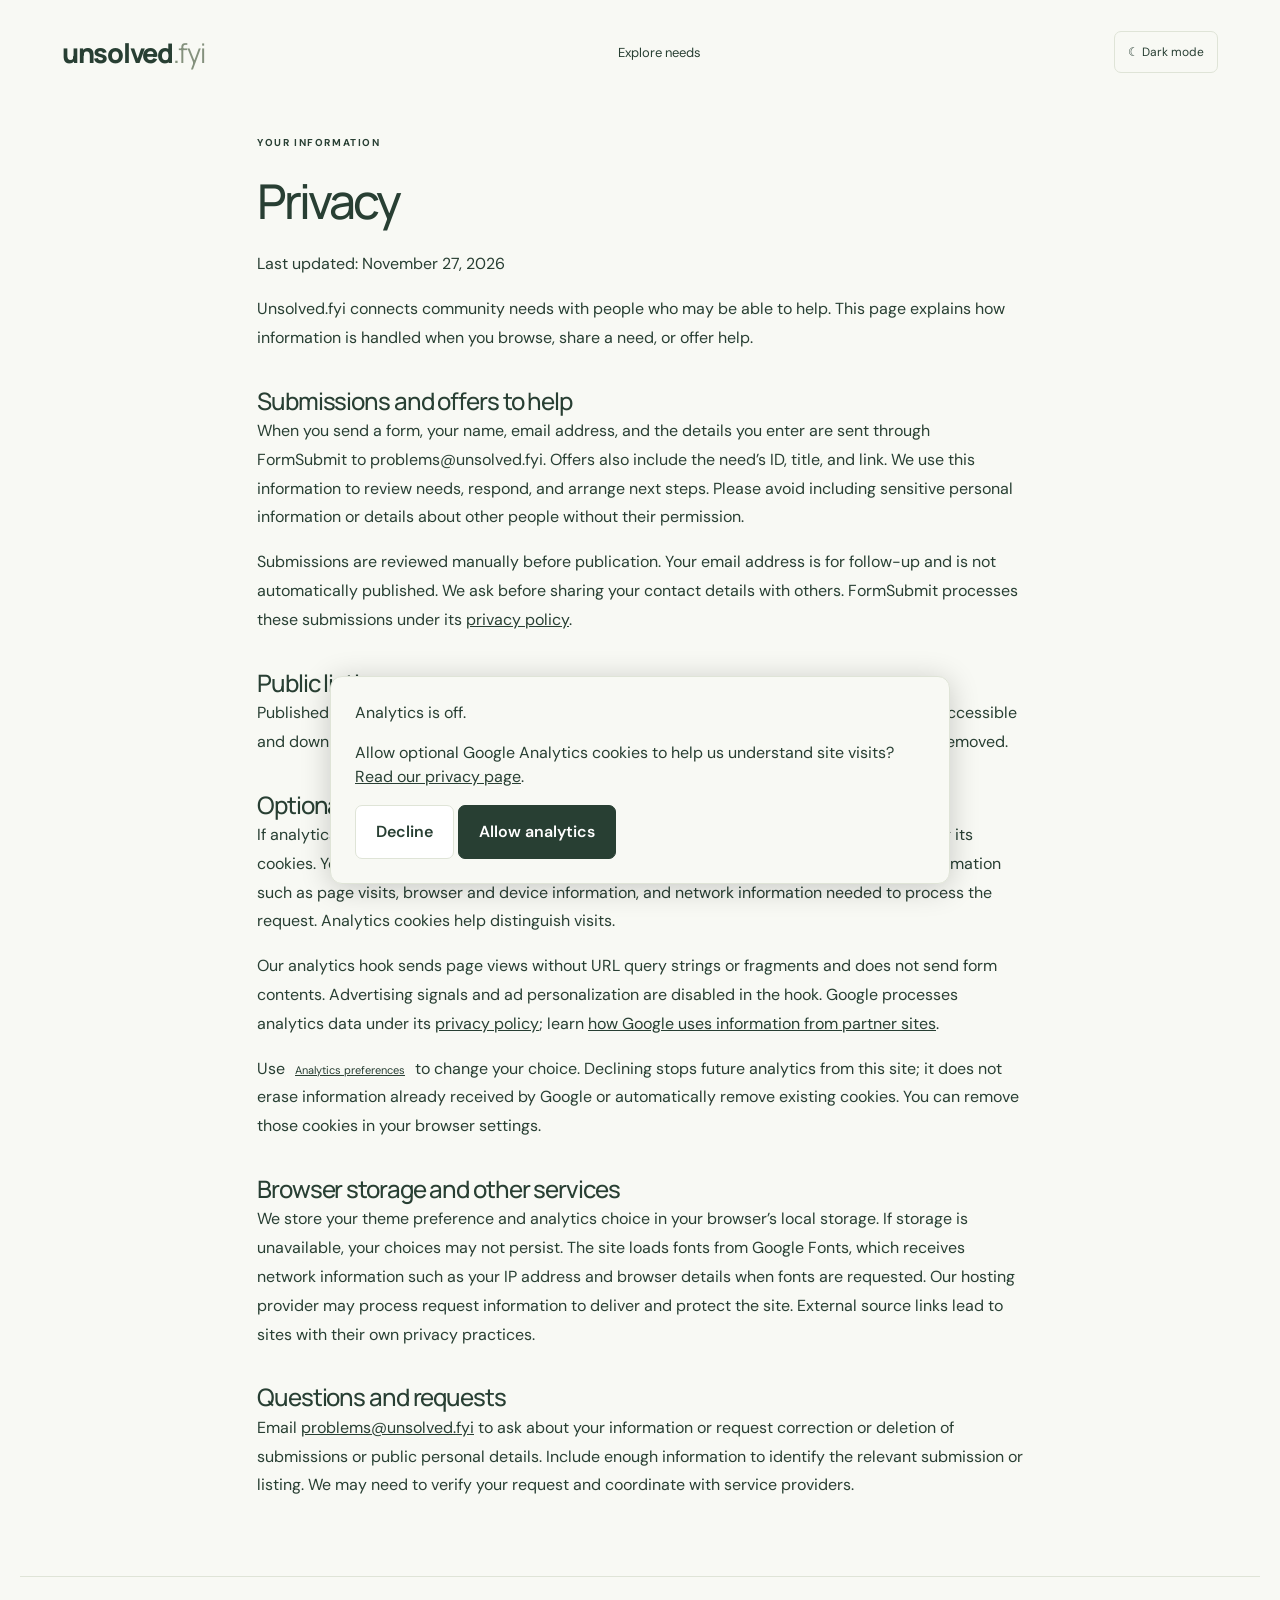
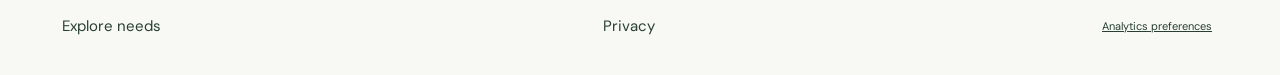
<file: site/privacy.html>
<!doctype html>
<html lang="en">
<head>
  <meta charset="utf-8"><meta name="viewport" content="width=device-width, initial-scale=1">
  <meta name="description" content="How Unsolved.fyi handles submissions, local preferences, and optional analytics.">
  <title>Privacy — Unsolved.fyi</title>
  <script src="theme.js"></script><link rel="stylesheet" href="styles.css">
  <script src="analytics-config.js" defer></script><script src="analytics.js" defer></script>
</head>
<body>
<a class="skip" href="#privacy">Skip to privacy information</a>
<header class="header wrap"><a class="brand" href="./">unsolved<span class="brand-fyi">.fyi</span></a><nav aria-label="Main navigation"><a href="./">Explore needs</a></nav><button id="theme-toggle" class="theme-toggle" type="button" aria-label="Switch to dark mode" aria-pressed="false">☾ Dark mode</button></header>
<main id="privacy" class="wrap privacy-page">
  <p class="eyebrow">YOUR INFORMATION</p><h1>Privacy</h1>
  <p>Last updated: November 27, 2026</p>
  <p>Unsolved.fyi connects community needs with people who may be able to help. This page explains how information is handled when you browse, share a need, or offer help.</p>
  <h2>Submissions and offers to help</h2>
  <p>When you send a form, your name, email address, and the details you enter are sent through FormSubmit to problems@unsolved.fyi. Offers also include the need’s ID, title, and link. We use this information to review needs, respond, and arrange next steps. Please avoid including sensitive personal information or details about other people without their permission.</p>
  <p>Submissions are reviewed manually before publication. Your email address is for follow-up and is not automatically published. We ask before sharing your contact details with others. FormSubmit processes these submissions under its <a href="https://formsubmit.co/privacy.pdf">privacy policy</a>.</p>
  <h2>Public listings</h2>
  <p>Published need descriptions, locations, verification information, and source links are publicly accessible and downloadable. Contact us if a listing includes personal information you want reviewed or removed.</p>
  <h2>Optional Google Analytics</h2>
  <p>If analytics is configured, we ask for your permission before loading Google Analytics or setting its cookies. You can decline and continue using the site. If you allow it, Google receives usage information such as page visits, browser and device information, and network information needed to process the request. Analytics cookies help distinguish visits.</p>
  <p>Our analytics hook sends page views without URL query strings or fragments and does not send form contents. Advertising signals and ad personalization are disabled in the hook. Google processes analytics data under its <a href="https://policies.google.com/privacy">privacy policy</a>; learn <a href="https://policies.google.com/technologies/partner-sites">how Google uses information from partner sites</a>.</p>
  <p>Use <button class="text-button" type="button" data-analytics-settings>Analytics preferences</button> to change your choice. Declining stops future analytics from this site; it does not erase information already received by Google or automatically remove existing cookies. You can remove those cookies in your browser settings.</p>
  <h2>Browser storage and other services</h2>
  <p>We store your theme preference and analytics choice in your browser’s local storage. If storage is unavailable, your choices may not persist. The site loads fonts from Google Fonts, which receives network information such as your IP address and browser details when fonts are requested. Our hosting provider may process request information to deliver and protect the site. External source links lead to sites with their own privacy practices.</p>
  <h2>Questions and requests</h2>
  <p>Email <a href="mailto:problems@unsolved.fyi">problems@unsolved.fyi</a> to ask about your information or request correction or deletion of submissions or public personal details. Include enough information to identify the relevant submission or listing. We may need to verify your request and coordinate with service providers.</p>
</main>
<footer class="wrap"><a href="./">Explore needs</a><a href="privacy.html" aria-current="page">Privacy</a><button class="text-button" type="button" data-analytics-settings>Analytics preferences</button></footer>
</body></html>
</file>
<file: site/styles.css>
@import url('https://fonts.googleapis.com/css2?family=DM+Sans:wght@400;500;600;700&family=Manrope:wght@400;500;600;700;800&display=swap');
:root{--bg:#f8f9f4;--ink:#283f33;--muted:#737c72;--line:#dfe4d7;--lime:#d4ec9b;--green:#304f3a}*{box-sizing:border-box}html{scroll-behavior:smooth;scroll-padding-top:24px}body{margin:0;background:var(--bg);color:var(--ink);font:15px 'DM Sans',sans-serif}button,input,select{font:inherit}button,a,input,select{-webkit-tap-highlight-color:transparent}a{color:inherit;text-decoration:none}button,a,select{cursor:pointer}button:focus-visible,a:focus-visible,input:focus-visible,select:focus-visible{outline:3px solid #74964e;outline-offset:4px}.wrap{max-width:1240px;margin:auto;padding-left:42px;padding-right:42px}.header{height:104px;display:flex;align-items:center;justify-content:space-between;gap:24px}.brand{display:flex;align-items:center;font-family:Manrope,sans-serif;font-size:27px;font-weight:800;letter-spacing:-1.3px}.brand-fyi{font-weight:400;color:#84917d}.brand-symbol{display:inline-block;position:relative;width:35px;height:36px;margin-right:10px;font-size:36px;line-height:29px;letter-spacing:-5px}.brand-symbol span{font-size:22px;position:absolute;right:0;top:-5px}.header nav{display:flex;gap:32px;font-size:13px}.header-cta{font-size:12px;border:1px solid #cad3c2;border-radius:7px;padding:13px 17px}.header-cta span{margin-left:12px}.hero{min-height:435px;display:grid;grid-template-columns:1.2fr 1fr;align-items:center;padding-top:27px;padding-bottom:55px}.eyebrow{font-size:10px;letter-spacing:1.6px;font-weight:700;display:flex;align-items:center;gap:8px}.live-dot{width:7px;height:7px;background:#799947;border-radius:50%}h1,h2,h3,p{margin-top:0}h1{font-family:Manrope,sans-serif;font-size:57px;font-weight:500;letter-spacing:-3px;line-height:1.13;margin:22px 0}em{font-family:Georgia,serif;font-weight:400;color:#71864f}h1 em{letter-spacing:-2px}.intro{font-size:15px;line-height:1.8;color:var(--muted);margin-bottom:26px}.button{display:inline-flex;align-items:center;justify-content:center;gap:30px;padding:14px 20px;border:1px solid var(--line);border-radius:7px;background:white;font-size:12px;font-weight:600;color:var(--ink)}.primary{background:var(--ink);color:white;border-color:var(--ink)}.primary:hover{background:#456043}.hero-note{margin-left:15px;color:#818876;font-size:11px}.hero-art{height:340px;position:relative;display:flex;align-items:center;justify-content:center;isolation:isolate}.globe{width:280px;height:280px;border-radius:50%;background:#e4edcd;transform:rotate(-14deg);position:relative;box-shadow:0 0 70px 20px #e8eddc}.globe svg{width:100%;height:100%}.orbit{position:absolute;border:1px dashed #cbd6b9;border-radius:50%;width:350px;height:300px;transform:rotate(-35deg)}.orbit-two{width:425px;height:205px;transform:rotate(28deg)}.float-card{position:absolute;display:flex;align-items:center;gap:12px;border:1px solid #e2e6da;background:#fffffff2;border-radius:10px;padding:15px;font-size:12px;box-shadow:0 7px 25px #34432e09;transform:rotate(-5deg)}.float-card small{display:block;color:var(--muted);margin-top:5px;font-size:10px}.float-one{left:0;top:59px}.float-two{right:0;bottom:51px;transform:rotate(4deg)}.mini-icon{width:33px;height:33px;background:#edf2df;color:#6b824c;border-radius:8px;display:grid;place-items:center;font-size:23px}.art-caption{position:absolute;bottom:0;font:italic 13px Georgia,serif;color:#818e70}.map-pin{position:absolute;width:13px;height:13px;background:#496b37;border:3px solid #f4f7e9;border-radius:50%;box-shadow:0 0 0 6px #719c4930}.pin-one{top:37%;left:26%}.pin-two{top:58%;left:57%}.pin-three{top:38%;left:78%}.mission-strip{border-top:1px solid var(--line);border-bottom:1px solid var(--line);background:#f0f3e9}.strip-inner{min-height:68px;display:flex;align-items:center;justify-content:space-between}.strip-inner p{margin:0;font-size:15px}.strip-inner p strong{font-weight:500;color:#6e8252}.strip-inner>span{font-size:11px;color:#6b7768}.strip-inner b{font-weight:400;margin:0 26px;color:#9ca68c}.explore{padding-top:61px;padding-bottom:65px}.section-heading{display:flex;justify-content:space-between;align-items:center;margin-bottom:25px}h2{font-family:Manrope,sans-serif;font-size:30px;line-height:1.35;font-weight:500;letter-spacing:-1.1px;margin-bottom:0}.section-heading>p{font-size:12px;color:var(--muted);line-height:1.7;margin:0}.sample-notice{border:1px solid #e1e6d7;border-radius:6px;padding:11px 14px;display:flex;align-items:center;gap:11px;background:#f0f3e8;color:#76816a;font-size:11px;margin-bottom:20px}.sample-notice p{margin:0;line-height:1.6}.sample-notice strong{color:#526343;font-weight:500}.search-row{display:flex;gap:12px}.search-box{display:flex;align-items:center;gap:12px;border:1px solid var(--line);background:white;border-radius:7px;padding:0 16px;flex:1}.search-box>span{font-size:26px;color:#7d8873}.search-box input{width:100%;height:48px;border:0;background:transparent;outline-offset:0;font-size:12px;color:var(--ink)}input::placeholder{color:#8c9389}.country-label select{height:50px;min-width:180px;border:1px solid var(--line);border-radius:7px;padding:0 35px 0 16px;background:white;color:var(--ink);font-size:12px}.categories{display:flex;gap:9px;margin-top:18px;flex-wrap:wrap}.category{background:transparent;border:1px solid var(--line);border-radius:6px;padding:10px 14px;font-size:11px;color:#66735e}.category[aria-pressed=true]{background:var(--ink);color:white;border-color:var(--ink)}.category:hover{border-color:#768c63}.results-bar{display:flex;align-items:center;gap:14px;font-size:11px;color:var(--muted);margin:27px 0 16px}.results-hint{margin-left:auto;font-size:10px}.text-button{background:none;border:0;text-decoration:underline;font-size:11px;color:var(--ink)}.grid{display:grid;grid-template-columns:repeat(3,minmax(0,1fr));gap:20px}.card{background:#fff;border:1px solid var(--line);border-radius:10px;overflow:hidden;transition:transform .18s,box-shadow .18s}.card:hover{transform:translateY(-3px);box-shadow:0 10px 28px #334b3010}.card-top{height:113px;background:var(--tint);position:relative;overflow:hidden;display:flex;align-items:center;padding:23px}.card-icon{font:65px Georgia,serif;color:var(--accent);position:relative;z-index:1}.card-top:after,.card-top:before{content:'';position:absolute;border:1px solid var(--accent);opacity:.18;width:150px;height:150px;border-radius:50%;right:-16px;top:-12px}.card-top:after{right:30px;top:27px;width:100px;height:100px}.sample-tag{position:absolute;right:14px;top:14px;font-size:9px;padding:5px 8px;border-radius:4px;background:#ffffffa8;color:#596653}.card-body{padding:20px}.card-meta{display:flex;align-items:center;justify-content:space-between;gap:6px;margin-bottom:12px;font-size:9px;text-transform:uppercase;letter-spacing:1px;color:#849079}.card h3{font-family:Manrope,sans-serif;font-size:17px;line-height:1.45;letter-spacing:-.4px;font-weight:600;margin-bottom:10px}.card h3 a:after{content:''}.card-summary{color:var(--muted);font-size:12px;line-height:1.75;margin-bottom:17px}.needs{display:flex;gap:5px;flex-wrap:wrap}.need{background:#f4f5ef;border-radius:4px;font-size:9px;padding:5px 7px;color:#7a826e}.card-bottom{margin-top:19px;padding-top:15px;border-top:1px solid #ecefe6;display:flex;justify-content:space-between;align-items:center;font-size:10px;color:#7b8473}.card-bottom a{color:var(--ink);font-weight:600}.about{border-top:1px solid var(--line);padding-top:45px;padding-bottom:45px;display:grid;grid-template-columns:1.2fr 1fr;gap:60px}.about h2{font-size:27px}.about>div>p:not(.eyebrow){font-size:13px;color:var(--muted);line-height:1.85}.contribute{background:#eaf0dc;border:1px solid #dce5cc;border-radius:10px;padding:29px 34px;max-width:1156px;display:flex;align-items:center;justify-content:space-between;gap:20px;margin-bottom:50px}.contribute h2{font-size:25px}.contribute p:last-child{font-size:12px;color:#7a856c;margin:10px 0 0}footer{border-top:1px solid var(--line);min-height:99px;display:flex;align-items:center;justify-content:space-between;gap:20px}footer .brand{font-size:22px}footer>span,footer>a:last-child{font-size:10px;color:var(--muted)}dialog{border:1px solid var(--line);border-radius:16px;padding:36px;max-width:640px;width:calc(100% - 32px);max-height:85vh;color:var(--ink);background:var(--bg)}dialog::backdrop{background:#15281b88;backdrop-filter:blur(3px)}.close{position:absolute;right:14px;top:12px;border:0;background:transparent;font-size:28px;color:var(--ink);padding:4px 10px}dialog h2{margin:18px 0}dialog h3{font-size:14px;margin:24px 0 8px}dialog p,dialog li{font-size:14px;line-height:1.8;color:#687460}dialog a{text-decoration:underline}dialog code{background:#e8eddf;padding:2px 5px;overflow-wrap:anywhere}dialog .detail-label{display:inline-block;background:#e6edda;padding:5px 9px;border-radius:4px;font-size:11px}.empty{text-align:center;padding:50px 20px;border:1px dashed var(--line);border-radius:9px;color:var(--muted)}[hidden]{display:none!important}.sr-only,.skip:not(:focus){position:absolute;width:1px;height:1px;padding:0;margin:-1px;overflow:hidden;clip:rect(0,0,0,0);white-space:nowrap;border:0}.skip:focus{position:fixed;top:8px;left:8px;z-index:10;background:white;padding:12px}
@media(min-width:1450px){.hero{padding-top:45px;padding-bottom:65px}.hero-art{height:360px}}@media(max-width:1000px){.wrap{padding-left:28px;padding-right:28px}h1{font-size:46px}.hero-note{display:block;margin:14px 0}.float-one{left:-5px}.float-two{right:-10px}.globe{width:230px;height:230px}.orbit{width:270px;height:260px}.orbit-two{width:310px;height:175px}.grid{gap:14px}.contribute{margin-left:28px;margin-right:28px}.header nav{gap:20px}.strip-inner b{margin:0 12px}}@media(max-width:720px){.header{height:80px}.header-cta{display:none}.header nav{font-size:11px}.brand{font-size:23px}.hero{grid-template-columns:1fr;padding-top:22px;padding-bottom:30px}.hero-copy{text-align:center}.hero-copy .eyebrow{justify-content:center}h1{font-size:47px}.hero-art{height:280px;margin-top:20px;max-width:390px;width:100%;justify-self:center}.float-one{left:0;top:34px}.float-two{right:0;bottom:40px}.hero-note{display:inline;margin-left:12px}.strip-inner{flex-direction:column;justify-content:center;gap:10px;padding-top:15px;padding-bottom:15px}.strip-inner>span{font-size:9px}.strip-inner b{margin:0 7px}.explore{padding-top:36px;padding-bottom:36px}.section-heading{align-items:flex-start}.section-heading>p{display:none}h2{font-size:25px}.grid{grid-template-columns:repeat(2,minmax(0,1fr))}.country-label select{min-width:135px;width:135px}.card-body{padding:15px}.card-meta{font-size:8px;letter-spacing:.6px}.card h3{font-size:16px}.results-hint{display:none}.about{grid-template-columns:1fr;gap:22px;padding-top:32px;padding-bottom:25px}.about h2{font-size:25px}.contribute{flex-direction:column;align-items:flex-start;padding:25px;margin-bottom:30px}.contribute h2{font-size:23px}footer{flex-wrap:wrap;justify-content:flex-start;padding-top:25px;padding-bottom:25px}footer>span{order:3;width:100%}footer>a:last-child{margin-left:auto}}@media(max-width:440px){.wrap{padding-left:20px;padding-right:20px}.header nav{gap:14px}h1{font-size:42px}.intro{font-size:13px}.hero-note{font-size:9px;margin-left:8px}.grid{grid-template-columns:1fr}.card-top{height:110px}.search-row{flex-direction:column}.country-label select{width:100%}.category{padding:9px 11px}.contribute{margin-left:20px;margin-right:20px}.eyebrow{font-size:9px}.sample-notice{align-items:flex-start}.card-summary{min-height:0}.desktop{display:none}dialog{padding:28px 22px}}
@media(prefers-reduced-motion:reduce){html{scroll-behavior:auto}*{transition:none!important}}

/* Community submissions */
#submission-form{display:grid;gap:17px;margin-top:24px}#submission-form label{display:flex;flex-direction:column;gap:7px;font-size:12px;font-weight:600;min-width:0}.form-row{display:grid;grid-template-columns:1fr 1fr;gap:16px}#submission-form input,#submission-form textarea,#submission-form select{width:100%;border:1px solid #ccd5c3;border-radius:7px;padding:12px;background:white;color:var(--ink);font:inherit;font-size:16px}#submission-form textarea{resize:vertical;min-height:115px}.optional{font-weight:400;color:var(--muted)}dialog .form-note{font-size:11px;line-height:1.7;margin:0;font-weight:400}#submission-form .button{justify-self:start;min-width:165px}button:disabled{opacity:.65;cursor:wait}dialog .form-error{background:#faeae4;border:1px solid #dfb9a9;border-radius:7px;padding:12px;color:#87432f;font-size:12px;margin:0}.form-trap{position:absolute;left:-10000px;width:1px;height:1px;overflow:hidden}.submission-success{text-align:center;padding:15px 0}.submission-success .eyebrow{justify-content:center;margin-top:22px}.success-mark{display:grid;place-items:center;width:64px;height:64px;border-radius:50%;background:var(--lime);font-size:29px;margin:auto}.submission-success .button{margin-top:12px}@media(max-width:520px){.form-row{grid-template-columns:1fr}#submission-form .button{width:100%}}

.help-needs{background:#edf2e4;border:1px solid var(--line);border-radius:9px;padding:18px;margin:22px 0}.help-needs h3{margin-top:0}.help-needs ul{padding-left:20px}.form-actions{display:flex;gap:10px;flex-wrap:wrap}

.research-card h2{font-size:20px}.research-card h3{font-size:12px;margin:18px 0 7px}.research-card p{font-size:12px;line-height:1.7;color:var(--muted)}.research-card .research-status{display:inline-block;background:#edf2e4;border-radius:4px;padding:4px 8px;margin:0 0 12px;color:var(--ink);font-size:10px}.research-card summary{cursor:pointer;color:var(--ink);font-size:12px;margin-top:20px}.research-card a{text-decoration:underline}.research-card li{margin-bottom:12px}.research-card .card-bottom{gap:10px;flex-wrap:wrap}.research-card{align-self:start;overflow-wrap:anywhere}@media(max-width:720px){.header{flex-wrap:wrap;height:auto;min-height:90px;padding-top:15px;padding-bottom:15px}.header nav{flex-wrap:wrap;gap:12px}}

/* Keep research filters comfortable on tablets and small screens. */
body:has(#research-list) .search-row{flex-wrap:wrap}body:has(#research-list) .search-box{min-width:240px}@media(max-width:720px){body:has(#research-list) .search-box{flex-basis:100%}body:has(#research-list) .country-label{flex:1}body:has(#research-list) .country-label select{width:100%}}

/* Theme shared by the directory, research page, and dialogs. */
:root{color-scheme:light}.theme-toggle{flex-shrink:0;border:1px solid var(--line);border-radius:7px;padding:11px 13px;background:transparent;color:var(--ink);font-size:12px;min-height:42px}.theme-toggle:hover{background:var(--line)}
:root[data-theme="dark"]{color-scheme:dark;--bg:#151e19;--ink:#e2eadc;--muted:#a9b4a3;--line:#37463a;--lime:#c4df91;--green:#b8d28c}
[data-theme="dark"] .card,[data-theme="dark"] .search-box,[data-theme="dark"] .country-label select,[data-theme="dark"] .button,[data-theme="dark"] #submission-form input,[data-theme="dark"] #submission-form textarea,[data-theme="dark"] #submission-form select{background:#202c24;border-color:var(--line);color:var(--ink)}
[data-theme="dark"] .primary{background:var(--lime);border-color:var(--lime);color:#203222}[data-theme="dark"] .primary:hover{background:#d6edb0}
[data-theme="dark"] .mission-strip,[data-theme="dark"] .contribute,[data-theme="dark"] .sample-notice,[data-theme="dark"] .help-needs,[data-theme="dark"] .research-card .research-status,[data-theme="dark"] dialog .detail-label,[data-theme="dark"] dialog code{background:#253225;border-color:var(--line);color:#c2d1b6}
[data-theme="dark"] .sample-notice strong,[data-theme="dark"] .strip-inner p strong,[data-theme="dark"] em{color:#b7d38e}
[data-theme="dark"] .category{color:#b8c5ad}[data-theme="dark"] .category[aria-pressed="true"]{background:var(--lime);border-color:var(--lime);color:#203222}
[data-theme="dark"] .card-top{background:color-mix(in srgb,var(--tint) 15%,#1a271f)}[data-theme="dark"] .card-icon{color:color-mix(in srgb,var(--accent) 65%,white)}[data-theme="dark"] .sample-tag{background:#1b2925e6;color:#d0dcc6}
[data-theme="dark"] .need{background:#2a352b;color:#c1cfb4}[data-theme="dark"] .card-bottom{border-color:var(--line);color:#a9b4a3}
[data-theme="dark"] .card-meta,[data-theme="dark"] .hero-note,[data-theme="dark"] .strip-inner>span,[data-theme="dark"] .art-caption,[data-theme="dark"] .contribute p:last-child,[data-theme="dark"] dialog p,[data-theme="dark"] dialog li{color:var(--muted)}
[data-theme="dark"] .float-card{background:#243026f5;border-color:var(--line)}[data-theme="dark"] .mini-icon{background:#35432d;color:#c4df91}[data-theme="dark"] .globe{background:#35492d;box-shadow:0 0 70px 20px #263722}[data-theme="dark"] .globe svg{opacity:.75}[data-theme="dark"] .orbit{border-color:#536248}[data-theme="dark"] .success-mark{color:#203222}
[data-theme="dark"] dialog .form-error{background:#422b24;border-color:#81533e;color:#ffd0b8}[data-theme="dark"] .skip:focus{background:#202c24}
@media(min-width:721px) and (max-width:1100px){.header{flex-wrap:wrap;height:auto;padding-top:20px;padding-bottom:20px;gap:16px}.header nav{gap:16px}}

/* Research map */
.research-overview{display:grid;grid-template-columns:1fr minmax(340px,44%);gap:32px;align-items:center;margin-bottom:28px}.research-overview h1{letter-spacing:-2px}.research-overview .intro{margin-bottom:0}.issue-map{min-width:0;border:1px solid var(--line);border-radius:12px;background:var(--bg);overflow:hidden}.map-heading{display:flex;justify-content:space-between;align-items:center;gap:12px;padding:14px 16px}.map-heading strong{font-size:13px}.map-heading p{font-size:11px;color:var(--muted);margin:4px 0 0}.map-heading button,.map-controls button{border:1px solid var(--line);background:var(--bg);color:var(--ink);border-radius:6px;min-width:34px;min-height:34px}.map-heading button{padding:6px 10px;font-size:12px}.map-canvas{position:relative;background:#e9efe8;overflow:hidden}.map-canvas svg{display:block;width:100%;aspect-ratio:2;touch-action:none;cursor:grab}.map-canvas svg:active{cursor:grabbing}#map-geography path{fill:#cad7bc;stroke:#a5b59b;stroke-width:.5;vector-effect:non-scaling-stroke}.map-pin{cursor:pointer}.map-pin circle{fill:#304f3a;stroke:#f8f9f4;stroke-width:1.4}.map-pin text{fill:white;font:700 10px 'DM Sans',sans-serif;pointer-events:none}.map-pin:hover circle,.map-pin:focus circle,.map-pin[aria-pressed="true"] circle{fill:#a3c768;stroke:#283f33;stroke-width:2.5}.map-pin:hover text,.map-pin:focus text,.map-pin[aria-pressed="true"] text{fill:#18291e}.map-pin:focus{outline:none}.map-controls{position:absolute;left:10px;bottom:10px;display:flex;gap:5px}.map-controls button{font-size:20px;box-shadow:0 1px 4px #0001}.map-controls button:disabled{cursor:default;opacity:.4}.map-footer{display:flex;justify-content:space-between;align-items:center;gap:12px;padding:10px 14px;font-size:10px;color:var(--muted)}.map-footer .text-button{font-size:11px;white-space:nowrap}.map-credit{display:block;padding:0 14px 10px;font-size:9px;color:var(--muted)}#map-unmapped{font-size:11px;padding:0 14px}#map-dialog{width:min(1200px,95vw);max-width:95vw;max-height:95dvh;padding:0;border:1px solid var(--line);border-radius:14px;background:var(--bg);color:var(--ink)}#map-dialog::backdrop{background:#102218b3}#map-dialog .issue-map{border:0}#map-dialog .map-canvas svg{max-height:70dvh}#map-dialog .map-heading{padding:18px}#map-dialog .map-heading strong{font-size:18px}[data-theme="dark"] .map-canvas{background:#192922}[data-theme="dark"] #map-geography path{fill:#3d513a;stroke:#6b7d61}
@media(max-width:800px){.research-overview{grid-template-columns:1fr;gap:24px}.issue-map{width:100%}.map-canvas svg{max-height:320px}.map-heading button,.map-controls button{min-height:40px;min-width:40px}}

/* Lead visitors from discovery into careful review. */
.hero:has(.issue-map){grid-template-columns:1.1fr 1fr;gap:32px}.hero .hero-note{display:block;margin:14px 0;color:var(--muted);font-size:13px}.hero-secondary{display:inline-block;font-size:12px}.research-preview{padding-top:42px;padding-bottom:42px}.research-preview .section-heading{gap:20px}.research-preview .section-heading .button{flex-shrink:0}.research-preview .research-card h2 a:hover{text-decoration:underline}.sample-notice a{text-decoration:underline}.research-card:target{outline:3px solid #74964e;outline-offset:4px}#empty .button{margin:6px}#research-preview-message a{text-decoration:underline}@media(max-width:800px){.hero:has(.issue-map){grid-template-columns:1fr}.research-preview .section-heading{flex-wrap:wrap}.research-preview .section-heading h2{font-size:25px}}

/* A focused landing page, shared with the future mobile experience. */
.landing{font-size:16px}.landing .header{gap:24px}.landing .header nav{margin-left:auto;font-size:14px}.landing .header-cta{font-size:14px;min-height:44px;display:inline-flex;align-items:center}.landing .theme-toggle{font-size:14px}.landing .hero{grid-template-columns:1.3fr 1fr;gap:64px;padding-top:64px;padding-bottom:72px}.landing h1{font-size:clamp(40px,4.8vw,62px);line-height:1.12;letter-spacing:-2.8px}.landing .eyebrow{font-size:13px;letter-spacing:1.3px}.landing .intro{font-size:18px;line-height:1.7;max-width:460px}.landing .button{font-size:16px;min-height:50px;padding:14px 22px;gap:12px}.hero-actions{display:flex;gap:12px;flex-wrap:wrap}.landing .hero-note{margin:20px 0 0;font-size:14px;color:var(--muted)}.connection-card{background:#e8efda;border:1px solid #d2dec1;border-radius:24px;padding:32px;transform:rotate(2deg);box-shadow:0 20px 50px #283f330c}.connection-top{display:flex;align-items:center;gap:12px;border-bottom:1px solid #c7d5b6;padding-bottom:22px;margin-bottom:28px}.connection-top>span:last-child{font-size:12px;letter-spacing:1px;line-height:1.6}.connection-mark{display:grid;place-items:center;width:44px;height:44px;border-radius:14px;background:var(--ink);color:var(--bg);font-size:30px;font-weight:700}.connection-label{font-size:14px;color:#526343}.connection-card h2{font-size:38px;line-height:1.2;letter-spacing:-1.5px;margin-bottom:20px}.connection-card>p:not(.connection-label){font-size:16px;line-height:1.7;color:#526343}.connection-card .button{width:100%}.connection-foot{display:flex;justify-content:space-between;gap:8px;margin-top:22px;font-size:14px;color:#526343}.how-it-works{padding-top:36px;padding-bottom:40px;border-top:1px solid var(--line);border-bottom:1px solid var(--line)}.how-it-works>h2{font-size:24px;margin-bottom:26px}.how-grid{display:grid;grid-template-columns:repeat(3,1fr);gap:40px}.how-grid h3{font-size:18px;font-weight:600;margin-bottom:10px}.how-grid p{font-size:16px;color:var(--muted);line-height:1.65;margin:0}.landing .section-heading>p{font-size:14px}.landing .sample-notice{font-size:14px;padding:14px 16px}.landing .search-box input,.landing .country-label select{font-size:16px;min-height:50px}.landing .country-label select{appearance:none;background-image:url("data:image/svg+xml,%3Csvg xmlns='http://www.w3.org/2000/svg' width='12' height='8' viewBox='0 0 12 8'%3E%3Cpath d='m1 1 5 5 5-5' fill='none' stroke='%23737c72' stroke-width='2'/%3E%3C/svg%3E");background-repeat:no-repeat;background-position:right 14px center}.landing .category{font-size:14px;min-height:44px}.landing .results-bar,.landing .text-button{font-size:14px}.landing .results-hint{display:none}.landing .card-top{height:88px}.landing .card-meta{font-size:13px;letter-spacing:.5px}.landing .card h3{font-size:20px}.landing .card-summary{font-size:16px;line-height:1.65}.landing .need{font-size:13px}.landing .card-bottom{font-size:14px;gap:10px;flex-wrap:wrap}.landing .contribute p:last-child{font-size:16px}.landing footer>span,.landing footer>a:last-child{font-size:14px}.landing #submission-form label{font-size:16px}.landing .form-note{font-size:14px}.landing dialog p,.landing dialog li{font-size:16px}[data-theme="dark"] .landing .connection-card{background:#253225;border-color:var(--line)}[data-theme="dark"] .landing .connection-top{border-color:var(--line)}[data-theme="dark"] .landing .connection-label,[data-theme="dark"] .landing .connection-card>p,[data-theme="dark"] .landing .connection-foot{color:var(--muted)}
@media(max-width:900px){.landing .hero{gap:32px}.landing .header nav{gap:16px}.landing .connection-card{padding:24px;transform:none}.connection-card h2{font-size:32px}.landing .grid{grid-template-columns:1fr}.landing .card-top{display:none}}
@media(max-width:720px){.landing .header{display:flex;gap:12px;padding-top:20px;padding-bottom:20px}.landing .header .brand{margin-right:auto}.landing .header nav{order:3;width:100%;margin:0;justify-content:center;gap:32px}.landing .header-cta{display:none}.landing .theme-toggle{padding:8px 10px}.landing .hero{grid-template-columns:1fr;gap:32px;padding-top:32px;padding-bottom:36px}.landing .hero-copy{text-align:left}.landing .hero-copy .eyebrow{justify-content:flex-start}.landing h1{font-size:clamp(36px,8.5vw,54px);letter-spacing:-1.8px}.landing .intro{font-size:17px}.hero-actions{flex-wrap:nowrap}.hero-actions .button{flex:1;padding:14px 12px}.landing .connection-card{border-radius:18px}.connection-card h2{font-size:30px}.connection-top{margin-bottom:20px;padding-bottom:16px}.how-grid{grid-template-columns:1fr;gap:24px}.how-it-works{padding-top:28px;padding-bottom:28px}.landing .section-heading{margin-bottom:20px}.landing .section-heading h2{font-size:28px}.landing .form-row{grid-template-columns:1fr}.landing .contribute{gap:24px}.landing .contribute .button{width:100%}.landing footer{gap:16px}.landing footer>span{order:3}}

.origin-icon{display:inline-flex;vertical-align:middle;margin-right:7px;color:var(--muted)}.origin-icon svg{width:17px;height:17px;fill:none;stroke:currentColor;stroke-width:1.4;stroke-linecap:round;stroke-linejoin:round}.card-meta>span:first-child{display:inline-flex;align-items:center}.more-needs{display:flex;justify-content:center;margin-top:28px}.more-needs:has([hidden]){display:none}

.verification-badge{display:inline-flex;align-items:center;gap:6px;padding:5px 9px;border-radius:5px;background:#fbf2df;color:#79581d;font-size:13px}.verification-badge svg{width:16px;height:16px;fill:none;stroke:currentColor;stroke-width:1.5;stroke-linecap:round;stroke-linejoin:round}[data-theme="dark"] .verification-badge{background:#3c3320;color:#edca88}.landing .card-meta{align-items:flex-start}.landing .card-meta>span:first-child{display:block;line-height:1.5}

/* Keep the welcoming hero card and give geographic discovery its own space. */
.landing .explore>.issue-map{margin-bottom:24px}.landing .explore>.issue-map .map-canvas svg{max-height:380px}.landing .map-heading{padding:18px 20px}.landing .map-heading strong{font-size:18px}.landing .map-heading p{font-size:14px}.landing .map-heading button{font-size:14px;min-height:44px}.landing .map-footer{font-size:14px;padding:14px 20px}.landing .map-credit{font-size:12px;padding:0 20px 14px}.landing .map-controls button{min-width:44px;min-height:44px}.landing #map-unmapped{font-size:14px}.landing #map-dialog .map-canvas svg{max-height:70dvh}
@media(max-width:720px){.landing .connection-card{transform:rotate(1deg)}.landing .map-heading{padding:14px;gap:8px}.landing .map-heading strong{font-size:16px}.landing .map-footer{padding:12px 14px;align-items:flex-start;flex-wrap:wrap;gap:10px}.landing .map-credit{padding-left:14px;padding-right:14px}.landing .explore>.issue-map .map-canvas svg{max-height:none}.landing .map-heading p{line-height:1.5}}

.privacy-page{max-width:850px;padding-top:30px;padding-bottom:60px;font-size:16px;line-height:1.8}.privacy-page h1{font-size:48px}.privacy-page h2{margin-top:32px;font-size:24px}.privacy-page a,.analytics-choice a{text-decoration:underline}.analytics-choice{position:fixed;z-index:1000;bottom:16px;left:16px;right:16px;max-width:620px;margin:auto;padding:24px;background:var(--bg);color:var(--ink);border:1px solid var(--line);border-radius:12px;box-shadow:0 4px 30px #0003;font-size:16px;line-height:1.5}.analytics-choice[hidden]{display:none}.analytics-choice .button{font-size:16px}.analytics-choice button:disabled{opacity:.5;cursor:default}footer{flex-wrap:wrap;gap:20px}
</file>
